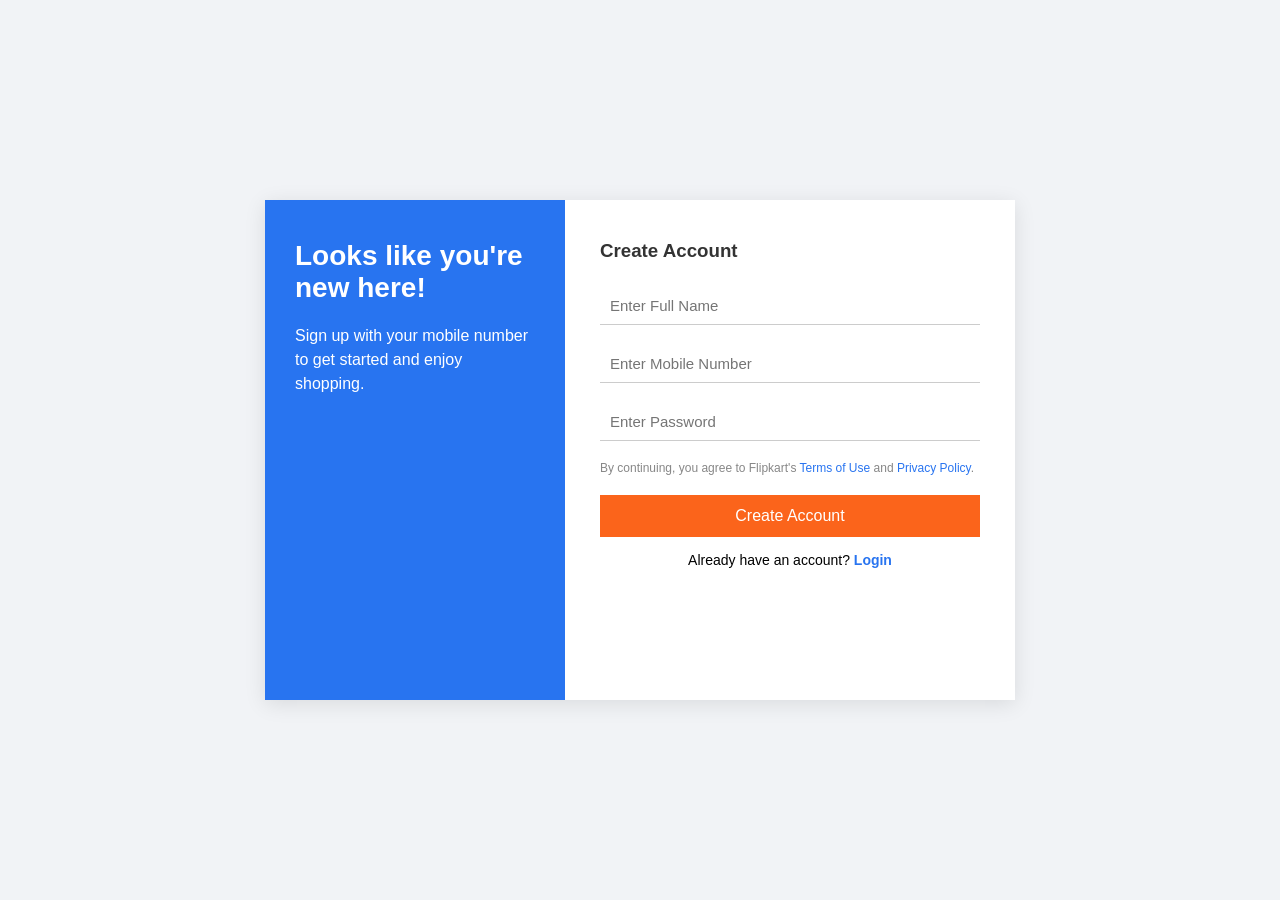
<file: c1.html>
<!DOCTYPE html>
<html lang="en">
<head>
<meta charset="UTF-8">
<meta name="viewport" content="width=device-width, initial-scale=1.0">
<title>Flipkart Create Account</title>

<style>
* {
    margin: 0;
    padding: 0;
    box-sizing: border-box;
    font-family: Arial, sans-serif;
}

body {
    background-color: #f1f3f6;
    display: flex;
    justify-content: center;
    align-items: center;
    height: 100vh;
}

/* Container */
.container {
    width: 750px;
    height: 500px;
    display: flex;
    background-color: #fff;
    box-shadow: 0 4px 20px rgba(0,0,0,0.1);
}

/* Left Section */
.left-section {
    width: 40%;
    background-color: #2874f0;
    color: #fff;
    padding: 40px 30px;
}

.left-section h2 {
    font-size: 28px;
    margin-bottom: 20px;
}

.left-section p {
    font-size: 16px;
    line-height: 1.5;
}

/* Right Section */
.right-section {
    width: 60%;
    padding: 40px 35px;
}

.right-section h3 {
    margin-bottom: 25px;
    color: #333;
}

.input-group {
    margin-bottom: 20px;
}

.input-group input {
    width: 100%;
    padding: 10px;
    border: none;
    border-bottom: 1px solid #ccc;
    outline: none;
    font-size: 15px;
}

.input-group input:focus {
    border-bottom: 2px solid #2874f0;
}

.terms {
    font-size: 12px;
    color: #878787;
    margin-bottom: 20px;
}

.terms a {
    color: #2874f0;
    text-decoration: none;
}

/* Button */
.btn {
    width: 100%;
    padding: 12px;
    background-color: #fb641b;
    border: none;
    color: #fff;
    font-size: 16px;
    cursor: pointer;
    margin-bottom: 15px;
}

.btn:hover {
    background-color: #e55b16;
}

.login-link {
    text-align: center;
    font-size: 14px;
}

.login-link a {
    color: #2874f0;
    text-decoration: none;
    font-weight: bold;
}
</style>
</head>

<body>

<div class="container">

    <!-- Left Section -->
    <div class="left-section">
        <h2>Looks like you're new here!</h2>
        <p>Sign up with your mobile number to get started and enjoy shopping.</p>
    </div>

    <!-- Right Section -->
    <div class="right-section">
        <h3>Create Account</h3>

        <div class="input-group">
            <input type="text" placeholder="Enter Full Name" required>
        </div>

        <div class="input-group">
            <input type="text" placeholder="Enter Mobile Number" required>
        </div>

        <div class="input-group">
            <input type="password" placeholder="Enter Password" required>
        </div>

        <p class="terms">
            By continuing, you agree to Flipkart's 
            <a href="#">Terms of Use</a> and 
            <a href="#">Privacy Policy</a>.
        </p>

        <button class="btn">Create Account</button>

        <div class="login-link">
            Already have an account? <a href="#">Login</a>
        </div>

    </div>

</div>

</body>
</html>
</file>
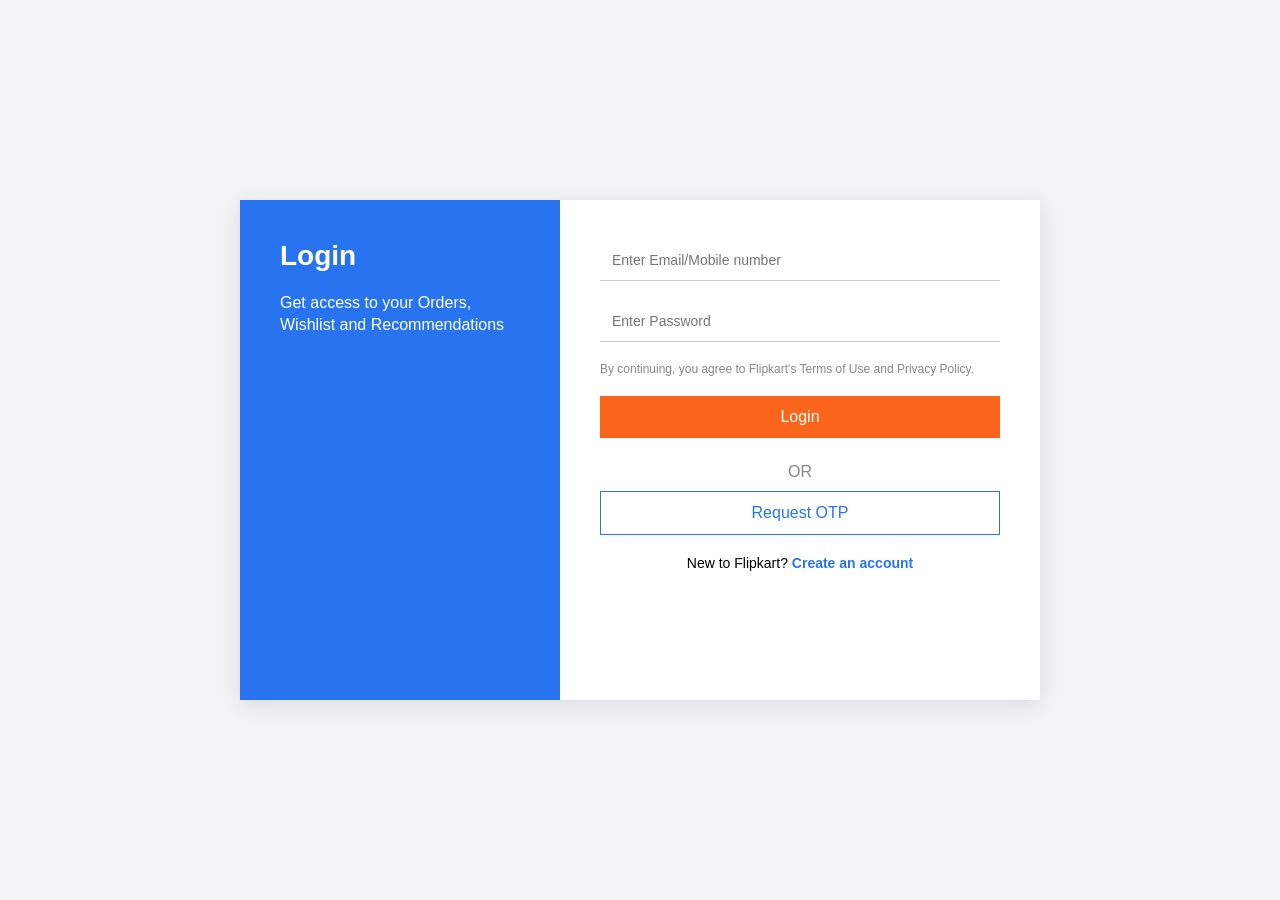
<file: r1.html>
<!DOCTYPE html>
<html lang="en">
<head>
    <meta charset="UTF-8">
    <title>Flipkart Login</title>
    <link rel="stylesheet" href="style.css">
</head>
<body>

<div class="container">
    
    <!-- Left Side -->
    <div class="left-panel">
        <h2>Login</h2>
        <p>Get access to your Orders, Wishlist and Recommendations</p>
    </div>

    <!-- Right Side -->
    <div class="right-panel">
        <form>
            <input type="text" placeholder="Enter Email/Mobile number" required>
            <input type="password" placeholder="Enter Password" required>

            <p class="terms">
                By continuing, you agree to Flipkart's Terms of Use and Privacy Policy.
            </p>

            <button type="submit" class="login-btn">Login</button>

            <p class="or">OR</p>

            <button type="button" class="otp-btn">Request OTP</button>

            <p class="create">
                New to Flipkart? <a href="c1.html">Create an account</a>
            </p>
        </form>
    </div>

</div>

</body>
</html>

<style>
    * {
    margin: 0;
    padding: 0;
    box-sizing: border-box;
    font-family: Arial, Helvetica, sans-serif;
}

body {
    background-color: #f1f3f6;
    display: flex;
    justify-content: center;
    align-items: center;
    height: 100vh;
}

/* Main Container */
.container {
    width: 800px;
    height: 500px;
    display: flex;
    box-shadow: 0 4px 20px rgba(0,0,0,0.1);
    background: #fff;
}

/* Left Panel */
.left-panel {
    width: 40%;
    background-color: #2874f0;
    color: white;
    padding: 40px;
}

.left-panel h2 {
    margin-bottom: 20px;
    font-size: 28px;
}

.left-panel p {
    font-size: 16px;
    line-height: 22px;
}

/* Right Panel */
.right-panel {
    width: 60%;
    padding: 40px;
}

.right-panel form {
    display: flex;
    flex-direction: column;
}

.right-panel input {
    padding: 12px;
    margin-bottom: 20px;
    border: none;
    border-bottom: 1px solid #ccc;
    outline: none;
    font-size: 14px;
}

.terms {
    font-size: 12px;
    color: #878787;
    margin-bottom: 20px;
}

.login-btn {
    background-color: #fb641b;
    color: white;
    padding: 12px;
    border: none;
    cursor: pointer;
    font-size: 16px;
    margin-bottom: 15px;
}

.login-btn:hover {
    background-color: #e55b16;
}

.or {
    text-align: center;
    margin: 10px 0;
    color: #878787;
}

.otp-btn {
    background-color: white;
    border: 1px solid #2874f0;
    color: #2874f0;
    padding: 12px;
    cursor: pointer;
    font-size: 16px;
}

.otp-btn:hover {
    background-color: #f0f7ff;
}

.create {
    text-align: center;
    margin-top: 20px;
    font-size: 14px;
}

.create a {
    color: #2874f0;
    text-decoration: none;
    font-weight: bold;
}
</style>
</file>
<file: style.css>
* {
    margin: 0;
    padding: 0;
    box-sizing: border-box;
    font-family: Arial, sans-serif;
}

body {
    background-color: #f1f3f6;
}

/* Header */
header {
    background-color: #2874f0;
    color: white;
    display: flex;
    align-items: center;
    justify-content: space-around;
    padding: 15px;
}

.logo {
    font-size: 24px;
    font-weight: bold;
}

.search-box {
    display: flex;
    width: 40%;
}

.search-box input {
    width: 80%;
    padding: 8px;
    border: none;
    outline: none;
}

.search-box button {
    width: 20%;
    border: none;
    background-color: #ff9f00;
    color: white;
    cursor: pointer;
}

.nav-links a {
    color: white;
    text-decoration: none;
    margin-left: 20px;
    font-weight: bold;
}

/* Banner */
.banner {
    background-color: white;
    text-align: center;
    padding: 40px;
    margin: 20px;
    border-radius: 5px;
}

/* Products */
.products {
    display: grid;
    grid-template-columns: repeat(4, 1fr);
    gap: 20px;
    padding: 20px;
}

.product-card {
    background-color: white;
    padding: 15px;
    text-align: center;
    border-radius: 5px;
    transition: 0.3s;
}

.product-card:hover {
    transform: scale(1.05);
}

.product-card img {
    width: 100%;
    margin-bottom: 10px;
}

.product-card button {
    background-color: #fb641b;
    color: white;
    border: none;
    padding: 8px 15px;
    cursor: pointer;
    margin-top: 10px;
    border-radius: 3px;
}
* {
    margin: 0;
    padding: 0;
    box-sizing: border-box;
    font-family: Arial, sans-serif;
}

body {
    background-color: #f1f3f6;
}

/* Section */
.fashion-section {
    background: #ffffff;
    margin: 20px;
    padding: 20px;
    border-radius: 5px;
}

.fashion-section h2 {
    margin-bottom: 20px;
    font-size: 22px;
}

/* Container */
.fashion-container {
    display: flex;
    justify-content: space-between;
    flex-wrap: wrap;
}

/* Cards */
.fashion-card {
    width: 180px;
    text-align: center;
    padding: 15px;
    background: #fff;
    border: 1px solid #ddd;
    border-radius: 5px;
    transition: 0.3s;
    cursor: pointer;
}

.fashion-card img {
    width: 100%;
    height: auto;
}

.fashion-card h4 {
    margin-top: 10px;
    font-size: 16px;
}

.fashion-card p {
    color: green;
    font-weight: bold;
    margin-top: 5px;
}

/* Hover Effect */
.fashion-card:hover {
    box-shadow: 0 4px 15px rgba(0,0,0,0.1);
    transform: translateY(-5px);
}

/* Responsive */
@media (max-width: 768px) {
    .fashion-container {
        justify-content: center;
        gap: 15px;
    }

    .fashion-card {
        width: 45%;
    }
}

@media (max-width: 480px) {
    .fashion-card {
        width: 100%;
    }
}
* {
    margin: 0;
    padding: 0;
    box-sizing: border-box;
    font-family: Arial, sans-serif;
}

body {
    background-color: #f1f3f6;
}

/* Section */
.fashion-section {
    background: #ffffff;
    margin: 20px;
    padding: 20px;
    border-radius: 5px;
}

.fashion-section h2 {
    margin-bottom: 20px;
    font-size: 22px;
}

/* Container */
.fashion-container {
    display: flex;
    justify-content: space-between;
    flex-wrap: wrap;
}

/* Cards */
.fashion-card {
    width: 180px;
    text-align: center;
    padding: 15px;
    background: #fff;
    border: 1px solid #ddd;
    border-radius: 5px;
    transition: 0.3s;
    cursor: pointer;
}

.fashion-card img {
    width: 100%;
    height: auto;
}

.fashion-card h4 {
    margin-top: 10px;
    font-size: 16px;
}

.fashion-card p {
    color: green;
    font-weight: bold;
    margin-top: 5px;
}

/* Hover Effect */
.fashion-card:hover {
    box-shadow: 0 4px 15px rgba(0,0,0,0.1);
    transform: translateY(-5px);
}

/* Responsive */
@media (max-width: 768px) {
    .fashion-container {
        justify-content: center;
        gap: 15px;
    }

    .fashion-card {
        width: 45%;
    }
}

@media (max-width: 480px) {
    .fashion-card {
        width: 100%;
    }
}
* {
    margin: 0;
    padding: 0;
    box-sizing: border-box;
    font-family: Arial, sans-serif;
}

body {
    background-color: #f1f3f6;
}

/* Section */
.fashion-section {
    background: #ffffff;
    margin: 20px;
    padding: 20px;
    border-radius: 5px;
}

.fashion-section h2 {
    margin-bottom: 20px;
    font-size: 22px;
}

/* Container */
.fashion-container {
    display: flex;
    justify-content: space-between;
    flex-wrap: wrap;
}

/* Cards */
.fashion-card {
    width: 180px;
    text-align: center;
    padding: 15px;
    background: #fff;
    border: 1px solid #ddd;
    border-radius: 5px;
    transition: 0.3s;
    cursor: pointer;
}

.fashion-card img {
    width: 100%;
    height: auto;
}

.fashion-card h4 {
    margin-top: 10px;
    font-size: 16px;
}

.fashion-card p {
    color: green;
    font-weight: bold;
    margin-top: 5px;
}

/* Hover Effect */
.fashion-card:hover {
    box-shadow: 0 4px 15px rgba(0,0,0,0.1);
    transform: translateY(-5px);
}

/* Responsive */
@media (max-width: 768px) {
    .fashion-container {
        justify-content: center;
        gap: 15px;
    }

    .fashion-card {
        width: 45%;
    }
}

@media (max-width: 480px) {
    .fashion-card {
        width: 100%;
    }
}
* {
    margin: 0;
    padding: 0;
    box-sizing: border-box;
    font-family: Arial, sans-serif;
}

body {
    background-color: #f1f3f6;
}

/* Section */
.mobile-section {
    background: #ffffff;
    margin: 20px;
    padding: 20px;
    border-radius: 5px;
}

.mobile-section h2 {
    margin-bottom: 20px;
    font-size: 22px;
}

/* Container */
.mobile-container {
    display: flex;
    justify-content: space-between;
    flex-wrap: wrap;
}

/* Cards */
.mobile-card {
    width: 180px;
    text-align: center;
    padding: 15px;
    background: #fff;
    border: 1px solid #ddd;
    border-radius: 5px;
    transition: 0.3s;
    cursor: pointer;
}

.mobile-card img {
    width: 100%;
    height: auto;
}

.mobile-card h4 {
    margin-top: 10px;
    font-size: 16px;
}

.offer {
    color: #000;
    font-weight: bold;
    margin-top: 5px;
}

.discount {
    color: green;
    font-weight: bold;
    font-size: 14px;
}

/* Hover Effect */
.mobile-card:hover {
    box-shadow: 0 4px 15px rgba(0,0,0,0.1);
    transform: translateY(-5px);
}

/* Responsive */
@media (max-width: 768px) {
    .mobile-container {
        justify-content: center;
        gap: 15px;
    }

    .mobile-card {
        width: 45%;
    }
}

@media (max-width: 480px) {
    .mobile-card {
        width: 100%;
    }
}
* {
    margin: 0;
    padding: 0;
    box-sizing: border-box;
    font-family: Arial, sans-serif;
}

body {
    background-color: #f1f3f6;
}

/* Section */
.electronics-section {
    background: #ffffff;
    margin: 20px;
    padding: 20px;
    border-radius: 5px;
}

.electronics-section h2 {
    margin-bottom: 20px;
    font-size: 22px;
}

/* Container */
.electronics-container {
    display: flex;
    justify-content: space-between;
    flex-wrap: wrap;
}

/* Cards */
.electronics-card {
    width: 180px;
    text-align: center;
    padding: 15px;
    background: #fff;
    border: 1px solid #ddd;
    border-radius: 5px;
    transition: 0.3s;
    cursor: pointer;
}

.electronics-card img {
    width: 100%;
    height: auto;
}

.electronics-card h4 {
    margin-top: 10px;
    font-size: 16px;
}

.price {
    font-weight: bold;
    margin-top: 5px;
}

.offer {
    color: green;
    font-weight: bold;
    font-size: 14px;
}

/* Hover Effect */
.electronics-card:hover {
    box-shadow: 0 4px 15px rgba(0,0,0,0.1);
    transform: translateY(-5px);
}

/* Responsive */
@media (max-width: 768px) {
    .electronics-container {
        justify-content: center;
        gap: 15px;
    }

    .electronics-card {
        width: 45%;
    }
}

@media (max-width: 480px) {
    .electronics-card {
        width: 100%;
    }
}
* {
    margin: 0;
    padding: 0;
    box-sizing: border-box;
    font-family: Arial, sans-serif;
}

body {
    background-color: #f1f3f6;
}

/* Section */
.furniture-section {
    background: #ffffff;
    margin: 20px;
    padding: 20px;
    border-radius: 5px;
}

.furniture-section h2 {
    margin-bottom: 20px;
    font-size: 22px;
}

/* Container */
.furniture-container {
    display: flex;
    justify-content: space-between;
    flex-wrap: wrap;
}

/* Cards */
.furniture-card {
    width: 180px;
    text-align: center;
    padding: 15px;
    background: #fff;
    border: 1px solid #ddd;
    border-radius: 5px;
    transition: 0.3s;
    cursor: pointer;
}

.furniture-card img {
    width: 100%;
    height: auto;
}

.furniture-card h4 {
    margin-top: 10px;
    font-size: 16px;
}

.price {
    font-weight: bold;
    margin-top: 5px;
}

.offer {
    color: green;
    font-weight: bold;
    font-size: 14px;
}

/* Hover Effect */
.furniture-card:hover {
    box-shadow: 0 4px 15px rgba(0,0,0,0.1);
    transform: translateY(-5px);
}

/* Responsive */
@media (max-width: 768px) {
    .furniture-container {
        justify-content: center;
        gap: 15px;
    }

    .furniture-card {
        width: 45%;
    }
}

@media (max-width: 480px) {
    .furniture-card {
        width: 100%;
    }
}
</file>
